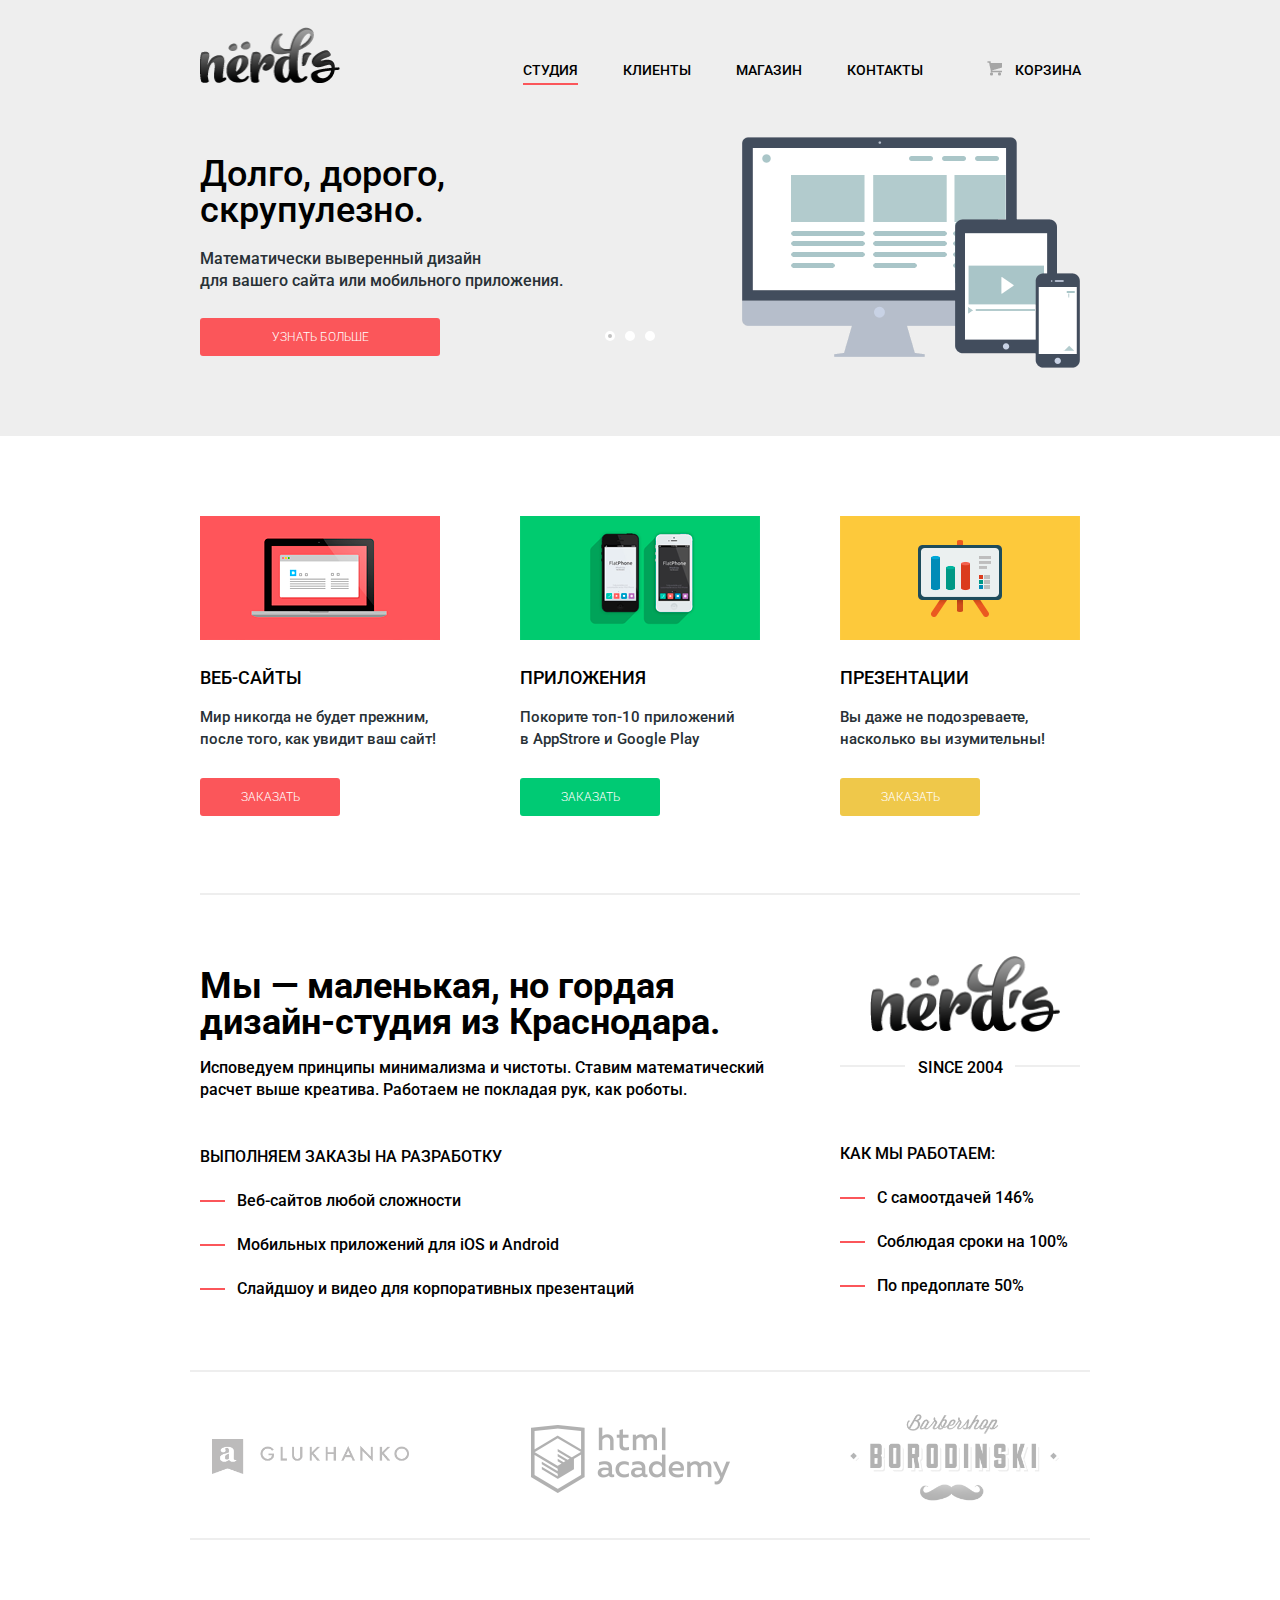
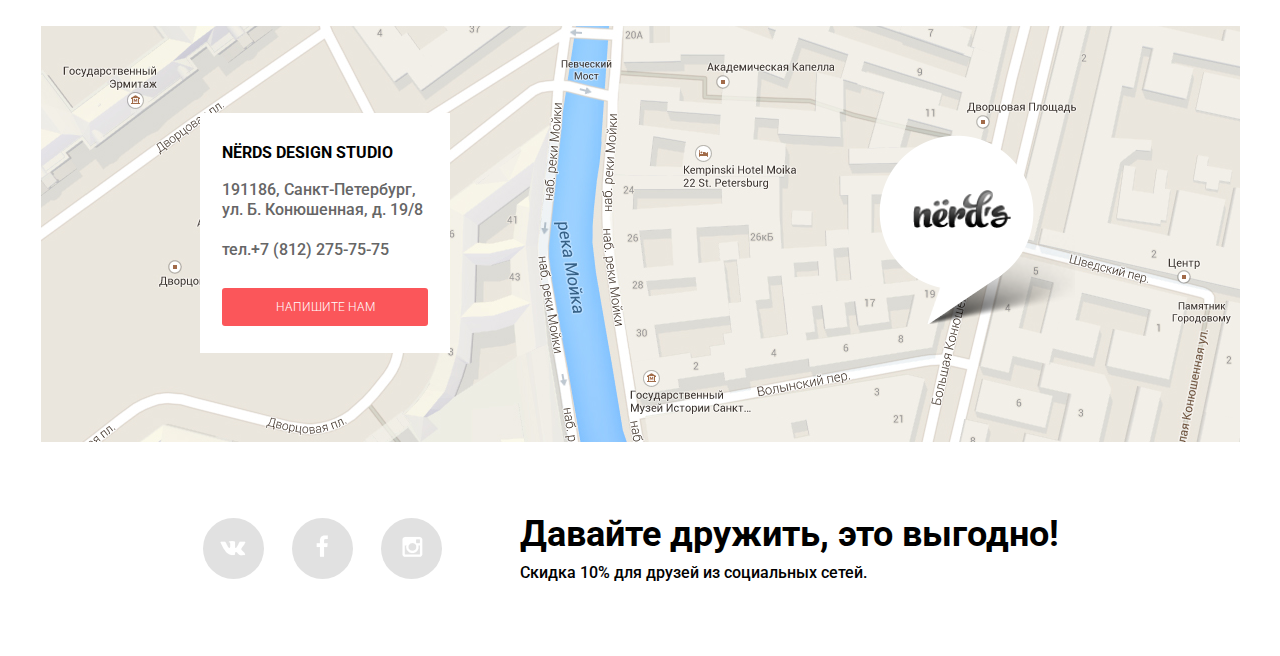
<file: index.html>
<!DOCTYPE html>
<html lang="ru">
<head>
  <meta charset="utf-8">
  <title>Nerds-Index</title>
  <link href="css/normalize.css" rel="stylesheet">
  <link href="css/style.min.css" rel="stylesheet">
  <link href=
  "https://fonts.googleapis.com/css?family=Roboto:500&subset=cyrillic" rel=
  "stylesheet">
</head>
<body>
  <header class="main-header">
    <div class="container clearfix">
      <a class="logo" href="index.html"><img alt="pic" height="60" src=
      "img/logo/index-logo-header.png" width="140"></a>
      <nav class="main-navigation">
        <ul>
          <li>
            <a class="active" href="#">Студия</a>
          </li>
          <li>
            <a href="#">Клиенты</a>
          </li>
          <li>
            <a href="catalog.html">Магазин</a>
          </li>
          <li>
            <a href="#">Контакты</a>
          </li>
        </ul>
      </nav>
      <div class="user-block">
        <a class="basket" href="#">Корзина</a>
      </div>
      <div class="slider">
        <input checked id="btn-11" name="toggle" type="radio"> <input id=
        "btn-22" name="toggle" type="radio"> <input id="btn-33" name="toggle"
        type="radio">
        <div class="slider-controls">
          <label for="btn-11"></label>
		  <label for="btn-22"></label> 
		  <label for="btn-33"></label>
        </div>
        <div class="slider-content">
          <div class="slider-item">
            <div class="left">
              <h1>Долго, дорого,<br>
              скрупулезно.</h1>
              <p>Математически выверенный дизайн<br>
              для вашего сайта или мобильного приложения.</p><a class=
              "btn btn-big" href="#">Узнать больше</a>
            </div>
          </div>
          <div class="slider-item">
            <div class="left">
              <h1>Любите ли вы математику,<br>как любим ее мы?</h1>
              <p>Нашим дизайнерам мы удаляем нейроны, ответственные<br>за креатив,
              чтобы дать им возможность все просчитать.</p><a class=
              "btn btn-big" href="#">Узнать больше</a>
            </div>
          </div>
          <div class="slider-item">
            <div class="left">
              <h1>Только наркотики,<br>только хардкор!</h1>
              <p>Все дизайнерские решения в нашей компании принимаются только
              под воздействием качественных галюциногенов</p><a class=
              "btn btn-big" href="#">Узнать больше</a>
            </div>
          </div>
        </div>
      </div>
    </div>
  </header>
  <main class="container">
    <div class="catalog clearfix">
      <div class="catalog-item">
        <a class="pic" href="#"><img alt="pic" height="124" src=
        "img/website.png" width="240"></a> <a class="name" href=
        "#">веб-сайты</a>
        <p>Мир никогда не будет прежним, после того, как увидит ваш
        сайт!</p><a class="btn" href="#">Заказать</a>
      </div>
      <div class="catalog-item">
        <a class="pic" href="#"><img alt="pic" height="124" src="img/app.png"
        width="240"></a> <a class="name" href="#">приложения</a>
        <p>Покорите топ-10 приложений<br>
        в AppStrore и Google Play</p><a class="btn btn-green" href=
        "#">Заказать</a>
      </div>
      <div class="catalog-item">
        <a class="pic" href="#"><img alt="pic" height="124" src=
        "img/presentation.png" width="240"></a> <a class="name" href=
        "#">презентации</a>
        <p>Вы даже не подозреваете, насколько вы изумительны!</p><a class=
        "btn btn-yellow" href="#">Заказать</a>
      </div>
    </div>
    <div class="about-us clearfix">
      <div class="content-left">
        <h2>Мы — маленькая, но гордая дизайн-студия из Краснодара.</h2>
        <p>Исповедуем принципы минимализма и чистоты. Ставим математический
        расчет выше креатива. Работаем не покладая рук, как роботы.</p>
        <p class="second-header">Выполняем заказы на разработку</p>
        <ul class="about-us-list">
          <li class="about-us-list-item">Веб-сайтов любой сложности</li>
          <li class="about-us-list-item">Мобильных приложений для iOS и
          Android</li>
          <li class="about-us-list-item">Слайдшоу и видео для корпоративных
          презентаций</li>
        </ul>
      </div>
      <div class="content-right">
        <a class="logo-2" href="#"><img alt="pic" height="80" src=
        "img/logo/index-logo2.png" width="190"></a>
        <div class="date">
          <p>since 2004</p>
        </div>
        <p class="second-header">Как мы работаем:</p>
        <ul class="about-us-list">
          <li class="about-us-list-item">С самоотдачей 146%</li>
          <li class="about-us-list-item">Соблюдая сроки на 100%</li>
          <li class="about-us-list-item">По предоплате 50%</li>
        </ul>
      </div>
    </div>
    <div class="partners">
      <a class="partner-gl" href="#"><img alt="pic" height="37" src=
      "img/glukhanko.png" width="197"></a> <a href="#"><img alt="pic" height=
      "68" src="img/html-academy.png" width="199"></a> <a href="#"><img alt=
      "pic" height="90" src="img/borodinski.png" width="209"></a>
    </div>
  </main>
  <footer class="main-footer">
    <div class="google-map-container">
      <iframe allowfullscreen="" height="417" src=
      "https://www.google.com/maps/embed?pb=!1m18!1m12!1m3!1d1998.5676857108929!2d30.318673746717515!3d59.93931548880609!2m3!1f0!2f0!3f0!3m2!1i1024!2i768!4f13.1!3m3!1m2!1s0x4696310fca5ba729%3A0xea9c53d4493c879f!2z0JHQvtC70YzRiNCw0Y8g0JrQvtC90Y7RiNC10L3QvdCw0Y8g0YPQuy4sIDE5LCDQodCw0L3QutGCLdCf0LXRgtC10YDQsdGD0YDQsywg0KDQvtGB0YHQuNGPLCAxOTExODY!5e0!3m2!1sru!2sde!4v1472426434433"
      style="border:0" width="1345"></iframe>
    </div>
    <div class="container">
      <div class="top clearfix">
        <div class="write-us">
          <h5>nёrds design studio</h5>
          <p>191186, Санкт-Петербург,<br>
          ул. Б. Конюшенная, д. 19/8</p>
          <p>тел.+7 (812) 275-75-75</p><a class="btn red-big" href=
          "form.html">Напишите нам</a>
        </div>
        <div class="footer-marker"><img alt="pic" class="logo-3" height="38"
        src="img/logo/logo-footer.png" width="98"></div>
      </div>
      <div class="bottom clearfix">
        <div class="footer-social">
          <a class="social-btn social-btn-vk" href="#"></a> <a class=
          "social-btn social-btn-fb" href="#"></a> <a class=
          "social-btn social-btn-inst" href="#"></a>
        </div>
        <div class="footer-text">
          <h2>Давайте дружить, это выгодно!</h2>
          <p>Скидка 10% для друзей из социальных сетей.</p>
        </div>
      </div>
    </div>
  </footer>
  <div class="feedback-content">
    <button class="btn feedback-close" type="button">закрыть</button>
    <form class="write-us-fb" id="write-us" method="post" name="write-us">
      <div class="field-left">
        <label for="write-name"></label>
        <p class="write-us-p">Ваше имя:</p><input class="write-us-field" id=
        "write-name" name="write-name" placeholder="представьтесь, пожалуйста"
        type="text">
      </div>
      <div class="field-right">
        <label for="write-email"></label>
        <p class="write-us-p">Ваш e-mail:</p><input class="write-us-field" id=
        "write-email" name="e-mail" placeholder="для отправки ответа" type=
        "text">
      </div>
      <div class="bottom-field">
        <label for="mail-text"></label>
        <p class="write-us-p">Текст письма:</p>
        <textarea class="write-us-field text-field" form="write-us" id=
        "mail-text" name="mail-text">в свободной форме</textarea>
      </div><button class="btn write-us-btn" type="submit">отправить</button>
    </form>
  </div>
  <script src="js/script.min.js">
  </script>
</body>
</html>
</file>
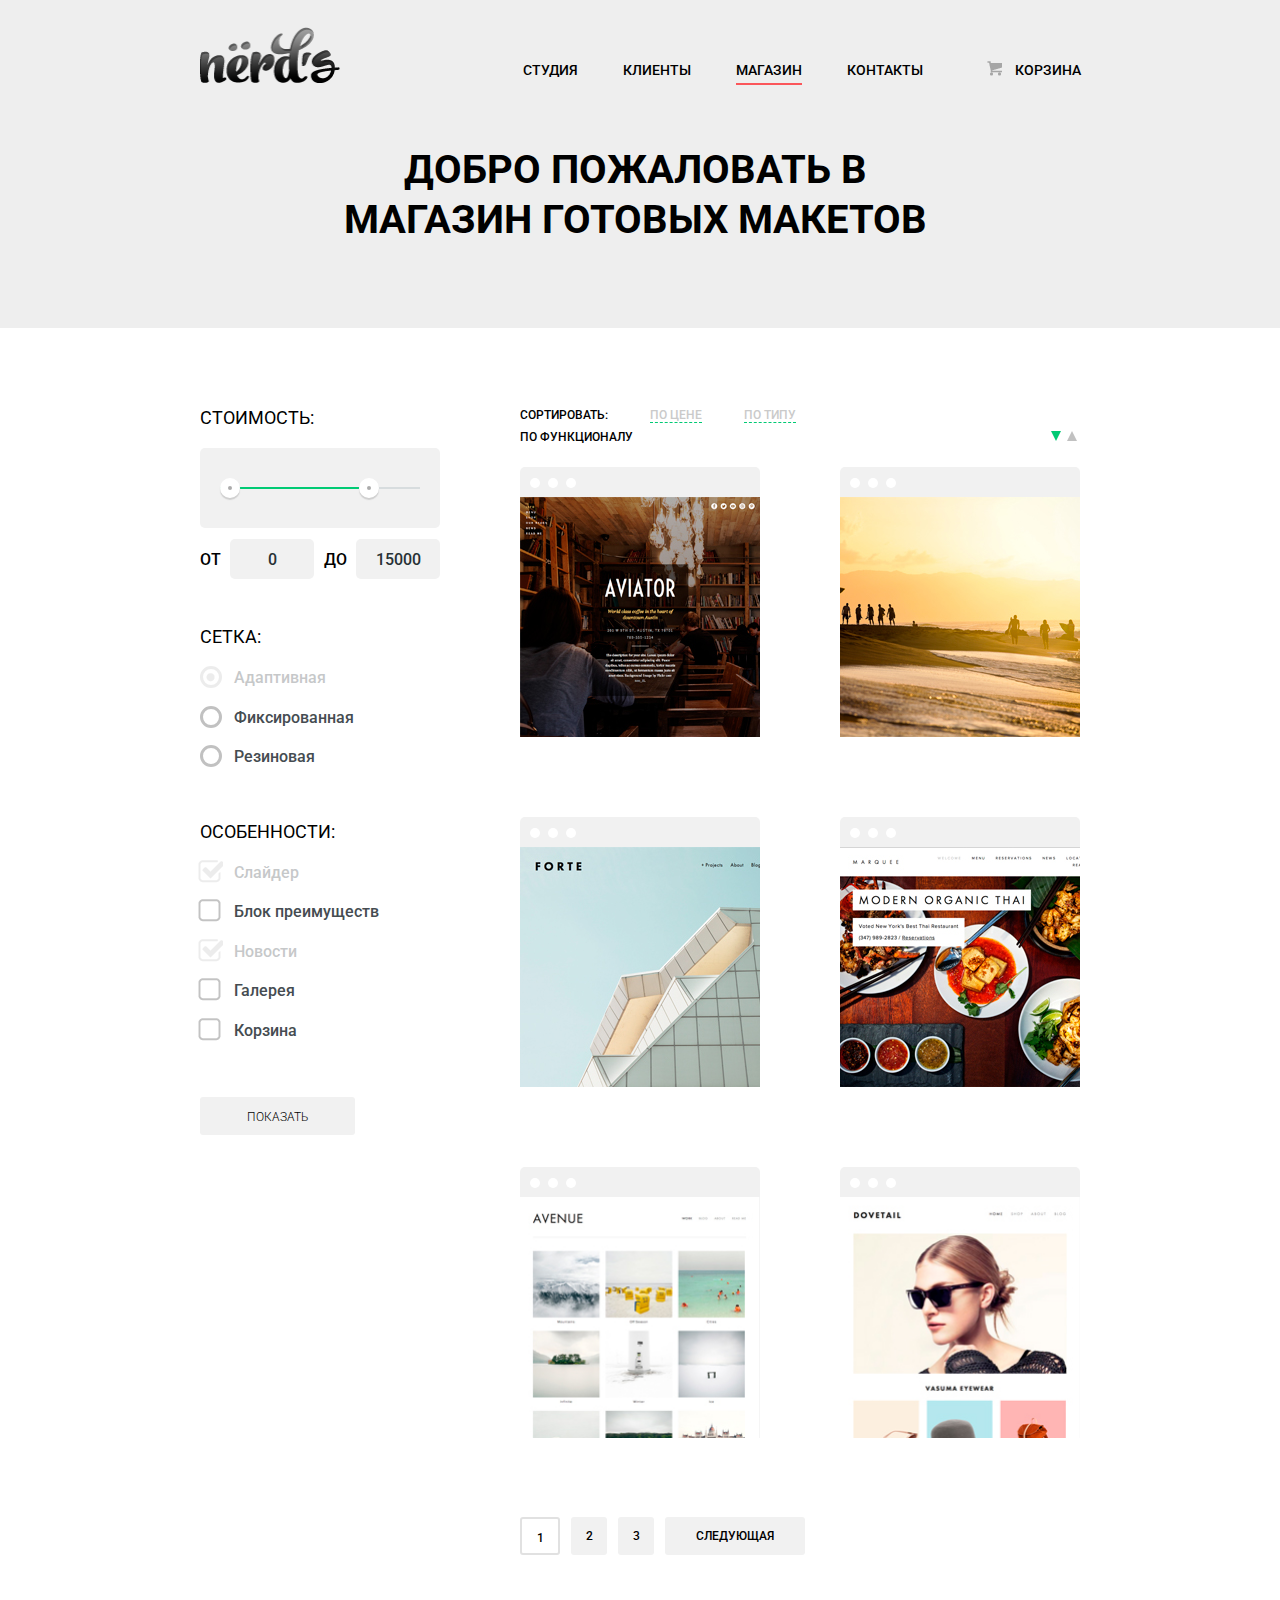
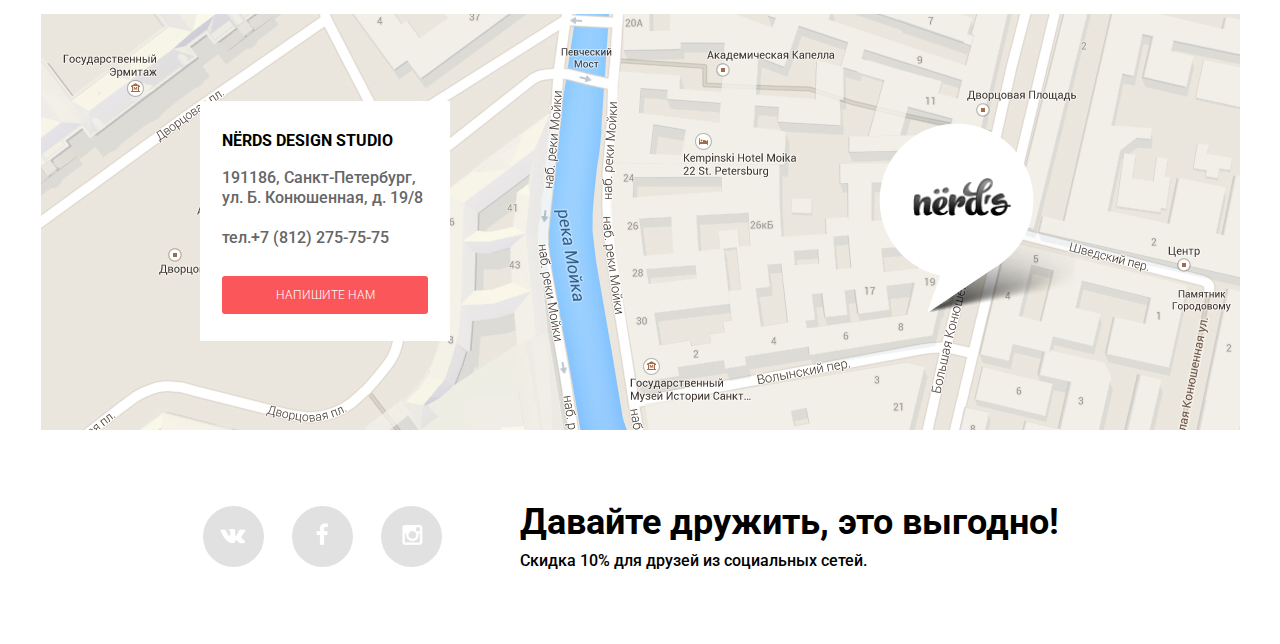
<file: catalog.html>
<!DOCTYPE html>
<html lang="ru">
<head>
  <meta charset="utf-8">
  <title>Nerds-Shop</title>
  <link href="css/normalize.css" rel="stylesheet">
  <link href="css/style.min.css" rel="stylesheet">
  <link href=
  "https://fonts.googleapis.com/css?family=Roboto:500&subset=cyrillic" rel=
  "stylesheet">
</head>
<body>
  <header class="main-header second">
    <div class="container">
      <a class="logo" href="index.html"><img alt="pic" height="60" src=
      "img/logo/index-logo-header.png" width="140"></a>
      <nav class="main-navigation shop-navigation">
        <ul>
          <li>
            <a href="index.html">Студия</a>
          </li>
          <li>
            <a href="#">Клиенты</a>
          </li>
          <li>
            <a class="active" href="catalog.html">Магазин</a>
          </li>
          <li>
            <a href="#">Контакты</a>
          </li>
        </ul>
      </nav>
      <div class="user-block">
        <a class="basket" href="#">Корзина</a>
      </div>
      <div class="bottom-container">
        <div class="main-h">
          <h4>Добро пожаловать в магазин готовых макетов</h4>
        </div>
      </div>
    </div>
  </header>
  <main class="container clearfix shop">
    <aside class="sidebar">
      <h3>Стоимость:</h3>
      <form action="form.php" method="get">
        <div class="range-filter">
          <div class="range-controls">
            <div class="scale">
              <div class="bar"></div>
            </div>
            <div class="toggle toggle-min"></div>
            <div class="toggle toggle-max"></div>
          </div>
          <div class="price-controls">
            <label class="min-price">от<input name="min-price" type="text"
            value="0"></label> <label class="max-price">до<input name=
            "max-price" type="text" value="15000"></label>
          </div>
        </div>
        <h3>Сетка:</h3>
        <ul class="filter-list">
          <li class="filter-item"><input disabled id="ch-1" name="ch1" type=
          "radio"><label for="ch-1">Адаптивная</label></li>
          <li class="filter-item"><input id="ch-2" name="ch1" type=
          "radio"><label for="ch-2">Фиксированная</label></li>
          <li class="filter-item"><input id="ch-3" name="ch1" type=
          "radio"><label for="ch-3">Резиновая</label></li>
        </ul>
        <h3>Особенности:</h3>
        <ul class="filter-list">
          <li class="filter-item"><input disabled id="ch-4" type=
          "checkbox"><label for="ch-4">Слайдер</label></li>
          <li class="filter-item"><input id="ch-5" type="checkbox"><label for=
          "ch-5">Блок преимуществ</label></li>
          <li class="filter-item"><input disabled id="ch-6" type=
          "checkbox"><label for="ch-6">Новости</label></li>
          <li class="filter-item"><input id="ch-7" type="checkbox"><label for=
          "ch-7">Галерея</label></li>
          <li class="filter-item"><input id="ch-8" type="checkbox"><label for=
          "ch-8">Корзина</label></li>
        </ul><button class="btn btn-filter" type="submit">Показать</button>
      </form>
    </aside>
    <div class="right-block">
      <div class="sorting">
        <ul class="sort-list">
          <li class="sort-point">Сортировать:</li>
          <li class="sort-point">
            <a class="sort-item" href="#">по цене</a>
          </li>
          <li class="sort-point">
            <a class="sort-item" href="#">по типу</a>
          </li>
          <li class="sort-point">
            <a class="sort-item active" href="#">по функционалу</a>
          </li>
        </ul>
        <ul class="arrow">
          <li>
            <a class="triangle-down" href="#"></a>
          </li>
          <li>
            <a class="triangle active" href="#"></a>
          </li>
        </ul>
      </div>
      <div class="catalog-2">
        <div class="catalog-item-c">
          <div class="catalog-item-dots">
            <div class="catalog-dot"></div>
            <div class="catalog-dot"></div>
            <div class="catalog-dot"></div>
          </div><a class="pic-catalog" href="#"><img alt="pic" height="240"
          src="img/temp/aviator1.jpg" width="240"></a>
          <div class="item-description">
            <h2>aviator</h2>
            <p>Одностраничный макет с авторским дизайном</p><a class=
            "btn btn-buy" href="#">8000 р.</a>
          </div>
        </div>
        <div class="catalog-item-c">
          <div class="catalog-item-dots">
            <div class="catalog-dot"></div>
            <div class="catalog-dot"></div>
            <div class="catalog-dot"></div>
          </div><a class="pic-catalog" href="#"><img alt="pic" height="240"
          src="img/temp/sunset2.jpg" width="240"></a>
          <div class="item-description">
            <h2>sunset</h2>
            <p>Интернет - магазин<br>
            с личным кабинетом</p><a class="btn btn-buy" href="#">10000 р.</a>
          </div>
        </div>
        <div class="catalog-item-c">
          <div class="catalog-item-dots">
            <div class="catalog-dot"></div>
            <div class="catalog-dot"></div>
            <div class="catalog-dot"></div>
          </div><a class="pic-catalog" href="#"><img alt="pic" height="240"
          src="img/temp/forte3.jpg" width="240"></a>
          <div class="item-description">
            <h2>forte</h2>
            <p>Отличный макет<br>
            для личного блога</p><a class="btn btn-buy" href="#">5000 р.</a>
          </div>
        </div>
        <div class="catalog-item-c">
          <div class="catalog-item-dots">
            <div class="catalog-dot"></div>
            <div class="catalog-dot"></div>
            <div class="catalog-dot"></div>
          </div><a class="pic-catalog" href="#"><img alt="pic" height="240"
          src="img/temp/thai4.jpg" width="240"></a>
          <div class="item-description">
            <h2>modern organic thai</h2>
            <p>Сайт для ресторана<br>
            быстрого питания</p><a class="btn btn-buy" href="#">12000 р.</a>
          </div>
        </div>
        <div class="catalog-item-c">
          <div class="catalog-item-dots">
            <div class="catalog-dot"></div>
            <div class="catalog-dot"></div>
            <div class="catalog-dot"></div>
          </div><a class="pic-catalog" href="#"><img alt="pic" height="240"
          src="img/temp/avenue5.jpg" width="240"></a>
          <div class="item-description">
            <h2>avenue</h2>
            <p>Макет для блога о путешествиях</p><a class="btn btn-buy" href=
            "#">8000 р.</a>
          </div>
        </div>
        <div class="catalog-item-c">
          <div class="catalog-item-dots">
            <div class="catalog-dot"></div>
            <div class="catalog-dot"></div>
            <div class="catalog-dot"></div>
          </div><a class="pic-catalog" href="#"><img alt="pic" height="240"
          src="img/temp/dovetail6.jpg" width="240"></a>
          <div class="item-description">
            <h2>dovetail</h2>
            <p>Интренет-магазин с галереей товаров</p><a class="btn btn-buy"
            href="#">14000 р.</a>
          </div>
        </div>
      </div>
      <div class="pagination">
        <ul class="pagination-list">
          <li class="pagination-item pagination-current">
            <a class="pag" href="#">1</a>
          </li>
          <li class="pagination-item">
            <a class="pag" href="#">2</a>
          </li>
          <li class="pagination-item">
            <a class="pag" href="#">3</a>
          </li>
          <li class="pagination-item pagination-next">
            <a class="pag pag1" href="#">следующая</a>
          </li>
        </ul>
      </div>
    </div>
  </main>
  <footer class="main-footer">
    <div class="google-map-container">
      <iframe allowfullscreen="" height="417" src=
      "https://www.google.com/maps/embed?pb=!1m18!1m12!1m3!1d1998.5989424123595!2d30.32089461558447!3d59.93879686904856!2m3!1f0!2f0!3f0!3m2!1i1024!2i768!4f13.1!3m3!1m2!1s0x4696310fca5ba729%3A0xea9c53d4493c879f!2z0JHQvtC70YzRiNCw0Y8g0JrQvtC90Y7RiNC10L3QvdCw0Y8g0YPQuy4sIDE5LCDQodCw0L3QutGCLdCf0LXRgtC10YDQsdGD0YDQsywg0KDQvtGB0YHQuNGPLCAxOTExODY!5e0!3m2!1sru!2sde!4v1472635722415"
      style="border:0" width="880"></iframe>
    </div>
    <div class="container">
      <div class="top clearfix">
        <div class="write-us">
          <h5>nёrds design studio</h5>
          <p>191186, Санкт-Петербург,<br>
          ул. Б. Конюшенная, д. 19/8</p>
          <p>тел.+7 (812) 275-75-75</p><a class="btn red-big" href=
          "form.html">Напишите нам</a>
        </div>
        <div class="footer-marker"><img alt="pic" class="logo-3" height="38"
        src="img/logo/logo-footer.png" width="98"></div>
      </div>
      <div class="bottom clearfix">
        <div class="footer-social">
          <a class="social-btn social-btn-vk" href="#"></a> <a class=
          "social-btn social-btn-fb" href="#"></a> <a class=
          "social-btn social-btn-inst" href="#"></a>
        </div>
        <div class="footer-text">
          <h2>Давайте дружить, это выгодно!</h2>
          <p>Скидка 10% для друзей из социальных сетей.</p>
        </div>
      </div>
    </div>
  </footer>
  <div class="feedback-content">
    <button class="btn feedback-close" type="button">закрыть</button>
    <form class="write-us-fb" id="write-us" method="post" name="write-us">
      <div class="field-left">
        <label for="write-name"></label>
        <p class="write-us-p">Ваше имя:</p><input class="write-us-field" id=
        "write-name" name="write-name" placeholder="представьтесь, пожалуйста"
        type="text">
      </div>
      <div class="field-right">
        <label for="write-email"></label>
        <p class="write-us-p">Ваш e-mail:</p><input class="write-us-field" id=
        "write-email" name="e-mail" placeholder="для отправки ответа" type=
        "text">
      </div>
      <div class="bottom-field">
        <label for="mail-text"></label>
        <p class="write-us-p">Текст письма:</p>
        <textarea class="write-us-field text-field" form="write-us" id=
        "mail-text" name="mail-text">в свободной форме</textarea>
      </div><button class="btn write-us-btn" type="submit">отправить</button>
    </form>
  </div>
  <script src="js/script.min.js">
  </script>
</body>
</html>
</file>
<file: css/style.min.css>
body {
    min-width: 900px;
    font-family: Roboto,Tahoma,sans-serif;
    font-size: 16px;
    font-weight: 500;
    color: #000;
    line-height: 22px
}

.main-navigation li,h1,h4 {
    font-size: 40px;
    line-height: 50px
}

h1,h3 {
    font-weight: 400
}

h2 {
    font-size: 36px;
    font-weight: 700;
    line-height: 36px
}

h3 {
    font-size: 18px;
    line-height: 30px;
    text-transform: uppercase
}

h5 {
    font-size: 16px;
    line-height: 30px;
    text-transform: uppercase
}

.main-navigation li,h4 {
    text-transform: uppercase
}

.clearfix::after {
    content: "";
    display: table;
    clear: both
}

.main-header {
    background: #eee;
    margin: 0 auto;
    height: 436px
}

.second {
    height: 328px
}

.logo {
    float: left;
    width: 140px;
    height: 60px;
    margin: 27px 20px 40px 10px
}

.main-navigation {
    float: left;
    width: 450px;
    font-size: 0;
    margin-top: 55px;
    margin-bottom: 42px;
    margin-left: 140px
}

.shop-navigation {
    margin-bottom: 60px
}

.main-navigation ul {
    margin: 0;
    padding: 0;
    list-style: none
}

.main-navigation li {
    display: inline-block;
    vertical-align: top;
    font-size: 14px;
    line-height: 30px
}

.main-navigation a {
    display: block;
    margin: 0 22.5px;
    text-decoration: none;
    color: #000
}

.main-navigation a:hover {
    color: #fb565a
}

.main-navigation a:active {
    color: #000;
    opacity: .4
}

.main-navigation .active {
    position: relative
}

.main-navigation .active::after {
    content: "";
    position: absolute;
    bottom: 0;
    right: 0;
    height: 2px;
    background-color: #fb565a;
    width: 100%
}

.user-block {
    float: right;
    width: 100px
}

.basket {
    display: block;
    font-size: 14px;
    line-height: 30px;
    text-transform: uppercase;
    vertical-align: top;
    text-decoration: none;
    padding-left: 25px;
    margin-top: 55px;
    padding-bottom: 40px;
    color: #000;
    position: relative
}

.basket:hover {
    color: #fb565a
}

.basket:active {
    color: #000;
    opacity: .4
}

.basket::before,.basket:active:before {
    opacity: .3;
    background-position: -20px -254px
}

.basket::before,.basket:active:before,.basket:hover::before {
    content: "";
    position: absolute;
    left: -3px;
    width: 15px;
    height: 15px;
    background-image: url(../img/sprite/spritesheet.png)
}

.basket::before {
    top: 6px
}

.basket:active:before,.basket:hover::before {
    background-position: -20px -20px;
    opacity: .9
}

.basket:active:before {
    height: 16px
}

.bottom-container {
    clear: both;
    height: 200px;
    margin-left: 10px;
    margin-right: 10px;
    margin-bottom: 80px
}

.basket .active {
    color: #000;
    border-bottom: 2px solid #fb565a
}

main.shop {
    margin-top: 75px
}

.slider {
    clear: both;
    width: 880px;
    padding-left: 10px;
    padding-right: 10px
}

.slider input[type=radio] {
    display: none
}

.slider-item {
    min-height: 308px;
    background-repeat: no-repeat;
    background-position: 100% 10px
}

.slider-item:nth-child(2) {
    background-position: 98% 13px;
}

.slider-item:nth-child(3) {
    background-position: 99% -9px;
}

.slider-controls label {
    display: inline-block;
    width: 4px;
    height: 4px;
    margin: 0 3px;
    vertical-align: top;
    background: #fff;
    border: 3px solid #fff;
    border-radius: 50%;
    cursor: pointer
}

.slider-controls {
    position: absolute;
	margin-bottom: 7px;
    bottom: 75px;
    left: 50%;
    width: 180px;
    margin-left: -100px;
    text-align: center
}

.left,.left p {
    padding-top: 29px
}

.left {
    float: left;
    width: 480px;
    text-align: left
}

.left h1,.left p {
    font-weight: 500;
    font-size: 36px;
    line-height: 36px;
    margin-bottom: 0;
    margin-top: 0
}

.left p {
    font-size: 16px;
    line-height: 22px;
    padding-right: 10px;
    padding-bottom: 26px;
    padding-top: 20px;
    color: #283136
}

.btn {
    width: 140px;
    height: 38px;
    text-align: center;
    display: inline-block;
    font-weight: 300;
    font-size: 12px;
    line-height: 38px;
    color: #fff;
    text-transform: uppercase;
    text-decoration: none;
    background: #fb565a;
    border-radius: 3px;
    cursor: pointer;
    overflow: hidden
}

.btn-big {
    width: 240px
}

.btn:hover {
    background-color: #d6494d
}

.btn:active {
    background-color: #b63538;
    box-shadow: inset 0 3px 0 0 rgba(0,0,0,.2)
}

.red-big {
    font-weight: 300
}

.slider-item:nth-child(1) {
    background-image: url(../img/slider/slider1.png)
}

.slider-item:nth-child(2) {
    background-image: url(../img/slider/slider2.png)
}

.slider-item:nth-child(3) {
    background-image: url(../img/slider/slider3.png)
}

.slider-item {
    display: none
}

#btn-11:checked~.slider-content .slider-item:nth-child(1),#btn-22:checked~.slider-content .slider-item:nth-child(2),#btn-33:checked~.slider-content .slider-item:nth-child(3) {
    display: block
}

#btn-11:checked~.slider-controls label[for=btn-11],#btn-22:checked~.slider-controls label[for=btn-22],#btn-33:checked~.slider-controls label[for=btn-33] {
    background: #c1c1c1
}

.main-h h4 {
    margin: 70px 116px 70px 106px;
    text-align: center
}

.catalog {
    height: 301px;
    margin: 80px 10px 76px
}

.catalog-item {
    float: left;
    width: 240px;
    padding-right: 80px
}

.pic {
    display: block;
    height: 124px;
    margin-bottom: 23px
}

.name {
    color: #000;
    text-transform: uppercase;
    font-size: 18px;
    line-height: 30px;
    text-decoration: none
}

.catalog-item p {
    font-size: 15px;
    line-height: 22px;
    padding-bottom: 28px;
    padding-top: 13px;
    margin: 0;
    color: #283136
}

.btn-green {
    background-color: #00ca74
}

.btn-green:hover {
    background-color: #01a25e
}

.btn-green:active {
    background-color: #009053
}

.btn-yellow {
    background-color: #efc84a
}

.btn-yellow:hover {
    background-color: #d6ae2c
}

.btn-yellow:active {
    background-color: #c09b24
}

.catalog-item:last-child {
    padding-right: 0
}

.about-us {
    height: 475px;
    margin-left: 10px;
    margin-right: 10px;
    border-top: 2px solid #eee
}

.content-left {
    float: left;
    width: 577px;
    height: 335px;
    padding-top: 0;
    margin-right: 57px;
    margin-top: 73px
}

.content-left h2 {
    margin-top: 0;
    margin-bottom: 17px
}

.content-left p {
    margin-bottom: 0
}

.date {
    width: 240px;
    height: 60px
}

.date p,p.second-header {
    font-size: 16px;
    text-transform: uppercase
}

.date p {
    padding-top: 19px;
    padding-right: 70px;
    padding-left: 78px;
    position: relative;
    margin-bottom: 70px;
    margin-top: 0
}

.content-right {
    display: block;
    float: right;
    width: 240px;
    height: 400px;
    margin-right: 0;
    margin-top: 61px
}

.logo-2 {
    margin-left: 30px;
    margin-right: 20px
}

.about-us-list li::before,.date p::after,.date p::before {
    content: "";
    position: absolute;
    top: 27px;
    width: 65px;
    height: 2px;
    background-color: #eee
}

.about-us-list li::before,.date p::before {
    left: 0
}

.date p::after {
    right: 0
}

p.second-header {
    margin-top: 45px;
    margin-bottom: 22px;
    line-height: 22px
}

.about-us-list {
    padding: 0;
    list-style: none;
    position: relative
}

.about-us-list li {
    font-size: 16px;
    line-height: 22px;
    margin-bottom: 22px;
    padding-left: 37px;
    position: relative
}

.about-us-list li::before {
    width: 25px;
    background-color: #fb565a;
    top: 10px
}

.about-us-list-item:last-child {
    margin-bottom: 70px
}

.partners {
    height: 166px;
    margin-bottom: 85px;
    border-bottom: 2px solid #eee;
    border-top: 2px solid #eee
}

.partners a {
    width: 210px;
    display: inline-block;
    vertical-align: middle;
    margin: 42px 95px 30px 10px;
    opacity: .3
}

a.partner-gl {
    margin-top: 36px;
    margin-left: 22px
}

.partners a:last-child {
    margin-right: 10px
}

.partners a:hover {
    opacity: 1
}

.sidebar {
    float: left;
    width: 240px;
    margin-left: 10px;
    margin-right: 80px
}

aside {
    height: 730px
}

aside h3 {
    margin-top: 0;
    margin-bottom: 15px
}

.range-filter {
    width: 240px;
    margin-top: 15px;
    margin-bottom: 43px
}

.range-controls {
    position: relative;
    height: 41px;
    padding-top: 39px;
    padding-right: 20px;
    padding-left: 20px;
    margin-bottom: 11px;
    margin-top: 0;
    border-radius: 5px;
    background: #f1f1f1
}

.range-controls .scale {
    height: 2px;
    background: #d7dcde
}

.range-controls .bar {
    width: 70%;
    height: 2px;
    background: #00ca74
}

.range-controls .toggle {
    position: absolute;
    top: 30px;
    left: 0;
    width: 4px;
    height: 4px;
    cursor: pointer;
    border: 8px solid #fff;
    border-radius: 50%;
    background: #ababab;
    box-shadow: 0 2px 1px 0 #cfcfcf
}

.range-controls .toggle-min {
    left: 20px
}

.range-controls .toggle-max {
    left: 159px
}

.price-controls {
    font-size: 0
}

.price-controls label {
    text-transform: uppercase;
    font-size: 16px;
    line-height: 22px;
    display: inline-block;
    width: 50%
}

.max-price {
    text-align: right
}

.price-controls input {
    font-size: 16px;
    width: 80px;
    height: 38px;
    margin-left: 9px;
    text-align: center;
    color: #283136;
    border: none;
    border-radius: 5px;
    outline: none;
    background: #f1f1f1
}

.filter-list {
    padding-left: 0;
    margin-bottom: 0;
    list-style: none
}

.filter-item {
    margin-bottom: 13.5px;
    height: 26px;
    line-height: 20px;
    font-size: 16px
}

input[type=checkbox],input[type=radio] {
    display: none
}

input[type=checkbox]+label {
    display: inline-block;
    position: relative;
    vertical-align: top;
    padding-left: 34px;
    color: #454c51;
    cursor: pointer
}

input[type=checkbox]+label::before {
    content: "";
    display: block;
    width: 25px;
    height: 25px;
    background: url(../img/sprite/spritesheet.png) no-repeat center;
    background-position: -20px -75px;
    position: absolute;
    top: -3px;
    left: -2px;
    opacity: .8
}

input[type=checkbox]:checked+label::after {
    content: "";
    position: absolute;
    top: 0;
    left: 0;
    background: url(../img/sprite/spritesheet.png) no-repeat center;
    background-position: -20px -138px
}

input[type=checkbox]+label:hover {
    color: #000
}

input[type=checkbox]+label:hover:before {
    opacity: 1;
    color: #000
}

input[type=checkbox]+label:active {
    color: #000;
    opacity: .4
}

input[type=checkbox]:checked+label::before,input[type=checkbox]:disabled+label::before {
    content: "";
    position: absolute;
    top: -3px;
    left: -2px;
    background: url(../img/sprite/spritesheet.png) no-repeat center;
    border: none;
    background-position: -20px -138px
}

input[type=checkbox]:disabled+label {
    opacity: .3
}

input[type=radio]+label {
    display: inline-block;
    vertical-align: top;
    position: relative;
    padding-left: 34px;
    color: #454c51;
    cursor: pointer
}

input[type=radio]+label::before {
    content: "";
    display: block;
    width: 16px;
    height: 16px;
    background-color: #fff;
    position: absolute;
    top: -2px;
    left: 0;
    border: 3px solid #c1c1c1;
    border-radius: 50%
}

input[type=radio]:checked+label::after {
    width: 16px;
    height: 16px;
    background-color: #fff;
    position: absolute;
    top: 0;
    left: 0;
    border: 3px solid #c1c1c1;
    border-radius: 50%;
    background: url(../img/sprite/spritesheet.png) no-repeat 3px 0;
    background-position: -17px -201px
}

.filter-item:last-child {
    padding-bottom: 30px
}

.sort-list a.active::after,input[type=radio]+label:hover {
    color: #000
}

input[type=radio]+label:hover:before {
    border: 3px solid #b5b5b5
}

input[type=radio]:checked+label::before,input[type=radio]:disabled+label::before {
    content: "";
    position: absolute;
    top: -2px;
    left: 0;
    background: url(../img/sprite/spritesheet.png) no-repeat 3px 0;
    background-position: -17px -201px
}

input[type=radio]:disabled+label {
    opacity: .3
}

.btn-filter {
    width: 155px;
    height: 38px;
    line-height: 38px;
    background-color: #f1f1f1;
    margin-top: 7px;
    border-radius: 3px;
    color: #000
}

.btn-filter:hover {
    background-color: #e5e5e5
}

.btn-filter:active {
    background-color: #d5d5d5
}

button {
    outline: none;
    border: none
}

.container {
    position: relative;
    width: 900px;
    margin: 0 auto
}

.right-block {
    float: right;
    width: 560px;
    height: 1210px;
    margin-right: 10px
}

.sorting {
    float: left;
    display: block;
    width: 560px;
    margin-bottom: 20px
}

.sort-list {
    display: inline-block;
    width: 460px;
    padding-left: 0;
    margin-right: 0;
    margin-bottom: 0;
    margin-top: 0
}

.sort-point {
    display: inline-block;
    vertical-align: middle;
    font-size: 12px;
    line-height: 18px;
    text-transform: uppercase;
    padding-right: 38px
}

.sort-point:last-child {
    padding-right: 30px	
}

.sort-item {
    color: #cacaca;
    text-decoration: none;
    border-bottom: 1px dashed #00ca74
}

.sort-item:hover {
    color: #000;
    border-bottom: 1px solid #00ca74
}

.sort-item:active {
    border-bottom: 1px solid #fff
}

.sort-list a.active {
    color: #000;
    border-bottom: none
}

.arrow,.arrow li {
    display: inline-block;
    margin: 0
}

.arrow {
    width: 50px;
	padding-left: 43px
}

.arrow li {
    float: right;
    text-decoration: none;
    vertical-align: middle;
    line-height: 7px;
    padding: 0
}

.triangle-down {
    margin-left: 6px;
    display: inline-block;
    border: 10px solid #c1c1c1;
    border-top-width: 0;
	border-left-width: 7px;
    border-right-width: 7px;
	border-right-color: transparent;
    border-left-color: transparent;
}

.triangle,.triangle-down,.triangle-down:hover,.triangle:hover {
    border-left-width: 5px;
    border-right-width: 5px;
    
}

.triangle {
    display: inline-block;
    border: 10px solid #c1c1c1;
}

.triangle-down:hover,.triangle:hover {
    border: 10px solid #b5b5b5;
	border-left-color: transparent;
    border-right-color: transparent;
	border-left-width: 5px;
    border-right-width: 5px;
}

.triangle,.triangle:hover {
    border-bottom-width: 0;
}

.triangle-down:hover {
    border-top-width: 0;
	border-left-width: 5px;
    border-right-width: 5px;
}

.triangle:active {
    border: 10px solid #000;
    border-bottom-width: 0;
	border-left-width: 5px;
    border-right-width: 5px;
	border-left-color: transparent;
    border-right-color: transparent;
}

.arrow a.active,.arrow a.active::after,.triangle-down:active,.triangle:active {
    border-left-width: 5px;
    border-right-width: 5px;
    border-left-color: transparent;
    border-right-color: transparent;
}

.triangle-down:active {
    border-top-width: 0;
    border: 10px solid #000;
	border-left-width: 5px;
    border-right-width: 5px;
    border-top-width: 0;
    border-left-color: transparent;
    border-right-color: transparent;
}

.arrow a.active,.arrow a.active::after {
    border: 10px solid #00ca74;
    border-bottom-width: 0;
	border-left-width: 5px;
    border-right-width: 5px;
	border-left-color: transparent;
    border-right-color: transparent;
}

.catalog-2 {
    clear: both;
    width: 560px;
    margin-right: 10px;
    margin-left: 0;
    margin-top: 18px;
    font-size: 0
}

.catalog-item-c {
    width: 240px;
    height: 240px;
    display: inline-block;
    vertical-align: top;
    margin-bottom: 80px;
    padding-top: 30px;
    padding-bottom: 0;
    background-color: #f1f1f1;
    border-radius: 5px 5px 0 0;
    font-size: 0;
    position: relative;
    margin-right: 80px
}

.pic-catalog {
    display: block;
    height: 240px;
    width: 240px
}

.catalog-item-dots {
    content: "";
    position: absolute;
    width: 60px;
    height: 10px;
    top: 10px;
    left: 10px
}

.catalog-dot {
    display: inline-block;
    margin-right: 8px;
    border-radius: 50%;
    width: 10px;
    height: 10px;
    background: #fff
}

.catalog-item-c:hover {
    background-color: #797979
}

.catalog-item-c:nth-child(2n),.catalog-item-c:nth-child(4n),.catalog-item-c:nth-child(6n) {
    margin-right: 0
}

.btn-buy,.item-description {
    overflow: hidden;
    position: absolute
}

.item-description {
    margin: 20px;
    top: 30px;
    background-color: #fff;
    box-sizing: border-box;
    width: 200px;
    height: 200px;
    padding-top: 35px;
	padding-bottom: 30px;
	padding-left: 20px;
	padding-right: 20px
}

.item-description h2,.item-description p {
    overflow: hidden;
    line-height: 18px;
    text-align: center;
	margin-top: 9px;
    max-width: 160px
}

.item-description h2 {
    margin-top: 0;
	margin-bottom: 9px;
    text-transform: uppercase;
    font-size: 18px;
	line-height: 24px;
    max-height: 44px
}

.item-description p {
    font-size: 14px;
    max-height: 40px;
}

.btn-buy {
    line-height: 38px;
    margin-left: 30px;
    padding: 0;
    width: 140px;
    height: 38px;
    color: #fff;
    font-size: 18px;
    max-width: 140px;
    bottom: 30px;
    left: 0;
    right: 0
}

.item-description {
    display: none
}

.catalog-item-c:hover .item-description {
    display: block
}

.pagination {
    margin-bottom: 79px;
    font-size: 0
}

.pagination ul {
    margin: 0;
    padding: 0
}

.pagination-list li {
    display: inline-block;
    vertical-align: middle
}

.pagination-item {
    text-align: center;
    margin-right: 11px;
    height: 38px;
    width: 36px;
    line-height: 38px;
    background-color: #f1f1f1;
    border-radius: 3px
}

.pagination-current {
    height: 34px;
    background: #fff;
    border: 2px solid #e1e1e1
}

.pag {
    font-size: 12px;
    text-decoration: none;
    color: #000
}

.pag1 {
    text-transform: uppercase
}

.pagination-next {
    width: 140px
}

.pagination-item-next:hover,.pagination-item:hover {
    background-color: #e5e5e5
}

.pagination-item-next:active,.pagination-item:active {
    background-color: #d5d5d5;
    box-shadow: inset 0 3px 0 0 #b5b5b5
}

img {
    max-width: 100%;
    height: auto
}

.main-footer {
    position: relative
}

.google-map-container {
    position: absolute;
    top: 0;
    left: 0;
    width: 100%;
    height: 417px;
    background: #e9e5dc;
    text-align: center;
    background: url(../img/map.jpg) no-repeat center
}

iframe {
    width: 100%
}

.top {
    height: 416px
}

.write-us {
    float: left;
    box-sizing: border-box;
    width: 250px;
    min-height: 240px;
    background: #fff;
    margin-top: 88px;
    margin-left: 10px;
    padding-left: 22px;
    padding-right: 23px
}

.write-us h5 {
    padding-top: 25px;
    padding-bottom: 12px;
    margin: 0
}

.write-us p {
    font-size: 16px;
    line-height: 20px;
    color: #666;
    text-align: left;
	margin-bottom: 20px;
    margin-top: 0
}

.red-big {
    margin-top: 8px;
    width: 206px;
    height: 38px;
    border-radius: 3px
}

.footer-marker {
    width: 196px;
    height: 189px;
    position: absolute;
    float: left;
    background: url(../img/marker-footer.png);
    top: 110px;
    right: 15px
}

.logo-3 {
    display: block;
    width: 98px;
    height: 38px;
    margin-top: 55px;
    margin-left: 34px
}

.footer-social {
    float: left;
    width: 240px;
    margin: 77px 68px 77px 13px
}

.social-btn {
    display: inline-block;
    vertical-align: top;
    width: 61px;
    height: 61px;
    border-radius: 50%;
    background: #e1e1e1 url(../img/sprite/spritesheet.png) no-repeat center;
    margin-right: 24px;
    text-decoration: none
}

.social-btn:hover {
    background-color: #fb565a
}

.social-btn:active {
    background-color: #d6494d;
    box-shadow: inset 0 3px 0 0 rgba(0,0,0,.2)
}

.social-btn-fb {
    background-position: 4px -292px
}

.social-btn-inst {
    background-position: 1px -353px
}

.social-btn-vk {
    background-position: -3px -409px
}

.footer-social a:last-child {
    margin-right: 0
}

.footer-text {
    float: right;
    width: 550px;
    height: 80px;
    margin: 65px 20px 65px 1px
}

.footer-text h2 {
    margin-bottom: 5px;
    margin-top: 10px
}

.footer-text p {
    margin-top: 10px
}

.feedback-content {
    box-sizing: border-box;
    position: fixed;
    top: 10%;
    left: 50%;
    margin-left: -310px;
    margin-bottom: 200px;
    width: 630px;
    height: 416px;
    padding: 41px 90px 49px 80px;
    color: #000;
    background-color: #fff;
    box-shadow: 0 10px 50px 0 rgba(0,0,0,.7);
    display: none
}

.feedback-content-show {
    display: block;
    animation: bounce .6s
}

.feedback-error {
    animation: shake .6s
}

.feedback-close {
    width: 41px;
    height: 41px;
    padding: 0;
    font-size: 0;
    background-color: #fb565a;
    border-radius: 50%;
    border: 0;
    outline: 0;
    cursor: pointer;
    position: absolute;
    top: 6px;
    right: 6px
}

.feedback-close::after,.feedback-close::before {
    content: "";
    width: 5px;
    height: 25px;
    background-color: #fff;
    transform: rotate(45deg);
    position: absolute;
    top: 8px;
    left: 18px
}

.feedback-close::after {
    transform: rotate(-45deg)
}

.write-us-fb {
    width: 460px;
    box-sizing: border-box
}

.write-us-fb label {
    font-size: 16px;
    line-height: 18px;
    display: inline-block;
    margin-bottom: 20px
}

.write-us-p {
    width: 196px;
    margin-top: 0;
    margin-bottom: 10px
}

.field-right {
    float: right
}

.field-left {
    float: left;
    margin-right: 15px
}

.bottom-field {
    clear: both;
    height: 142px;
    margin-top: 21px
}

.write-us-field {
    width: 196px;
    border: 2px solid #d7dcde;
    border-radius: 3px;
    padding: 8px 10px;
    text-transform: uppercase;
    font-size: 12px;
    color: #000
}

.write-us-field:hover {
    border-color: #a2a9ac
}

.write-us-field:focus {
    border-color: #56bffb
}

.text-field {
    box-sizing: border-box;
    width: 100%;
    height: 94px
}

.write-us-btn {
    margin-top: 48px;
    width: 100%;
    display: block
}

@keyframes bounce {
    0% {
        transform: translateX(-1000px)
    }

    to {
        transform: translateX(0)
    }
}

@keyframes shake {
    0%,to {
        transform: translateX(0)
    }

    10%,30%,50%,70%,90% {
        transform: translateX(-10px)
    }

    20%,40%,60%,80% {
        transform: translateX(10px)
    }
}
</file>
